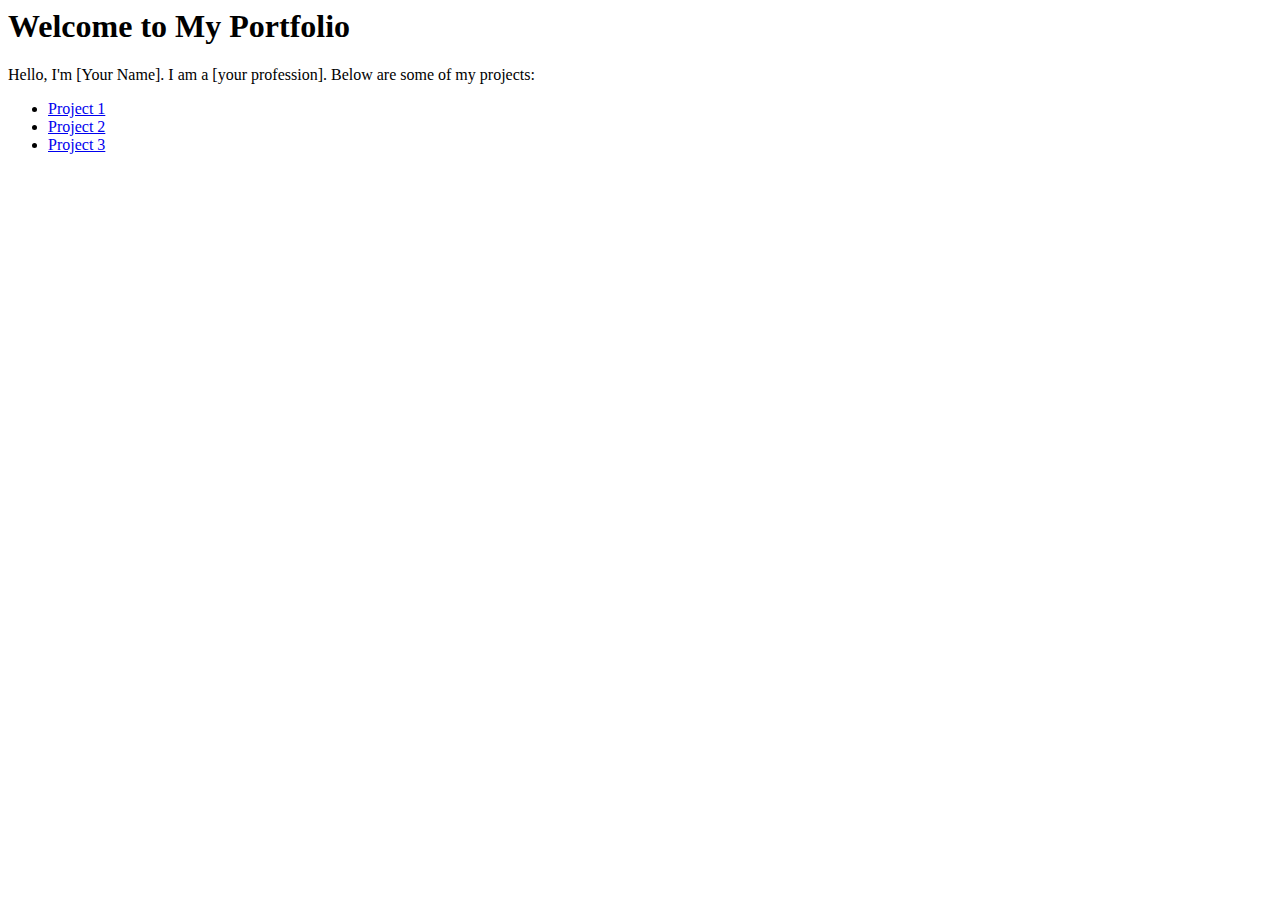
<file: firstWebsite.html>
<html>
<head>
  <meta charset="UTF-8">
  <meta name="viewport" content="width=device-width, initial-scale=1.0">
  <title>Andy Kim - Portfolio</title>
</head>
<body>
  <h1>Welcome to My Portfolio</h1>
  <p>Hello, I'm [Your Name]. I am a [your profession]. Below are some of my projects:</p>
  <ul>
    <li><a href="https://link-to-project-1.com">Project 1</a></li>
    <li><a href="https://link-to-project-2.com">Project 2</a></li>
    <li><a href="https://link-to-project-3.com">Project 3</a></li>
  </ul>
</body>
</html>
</file>
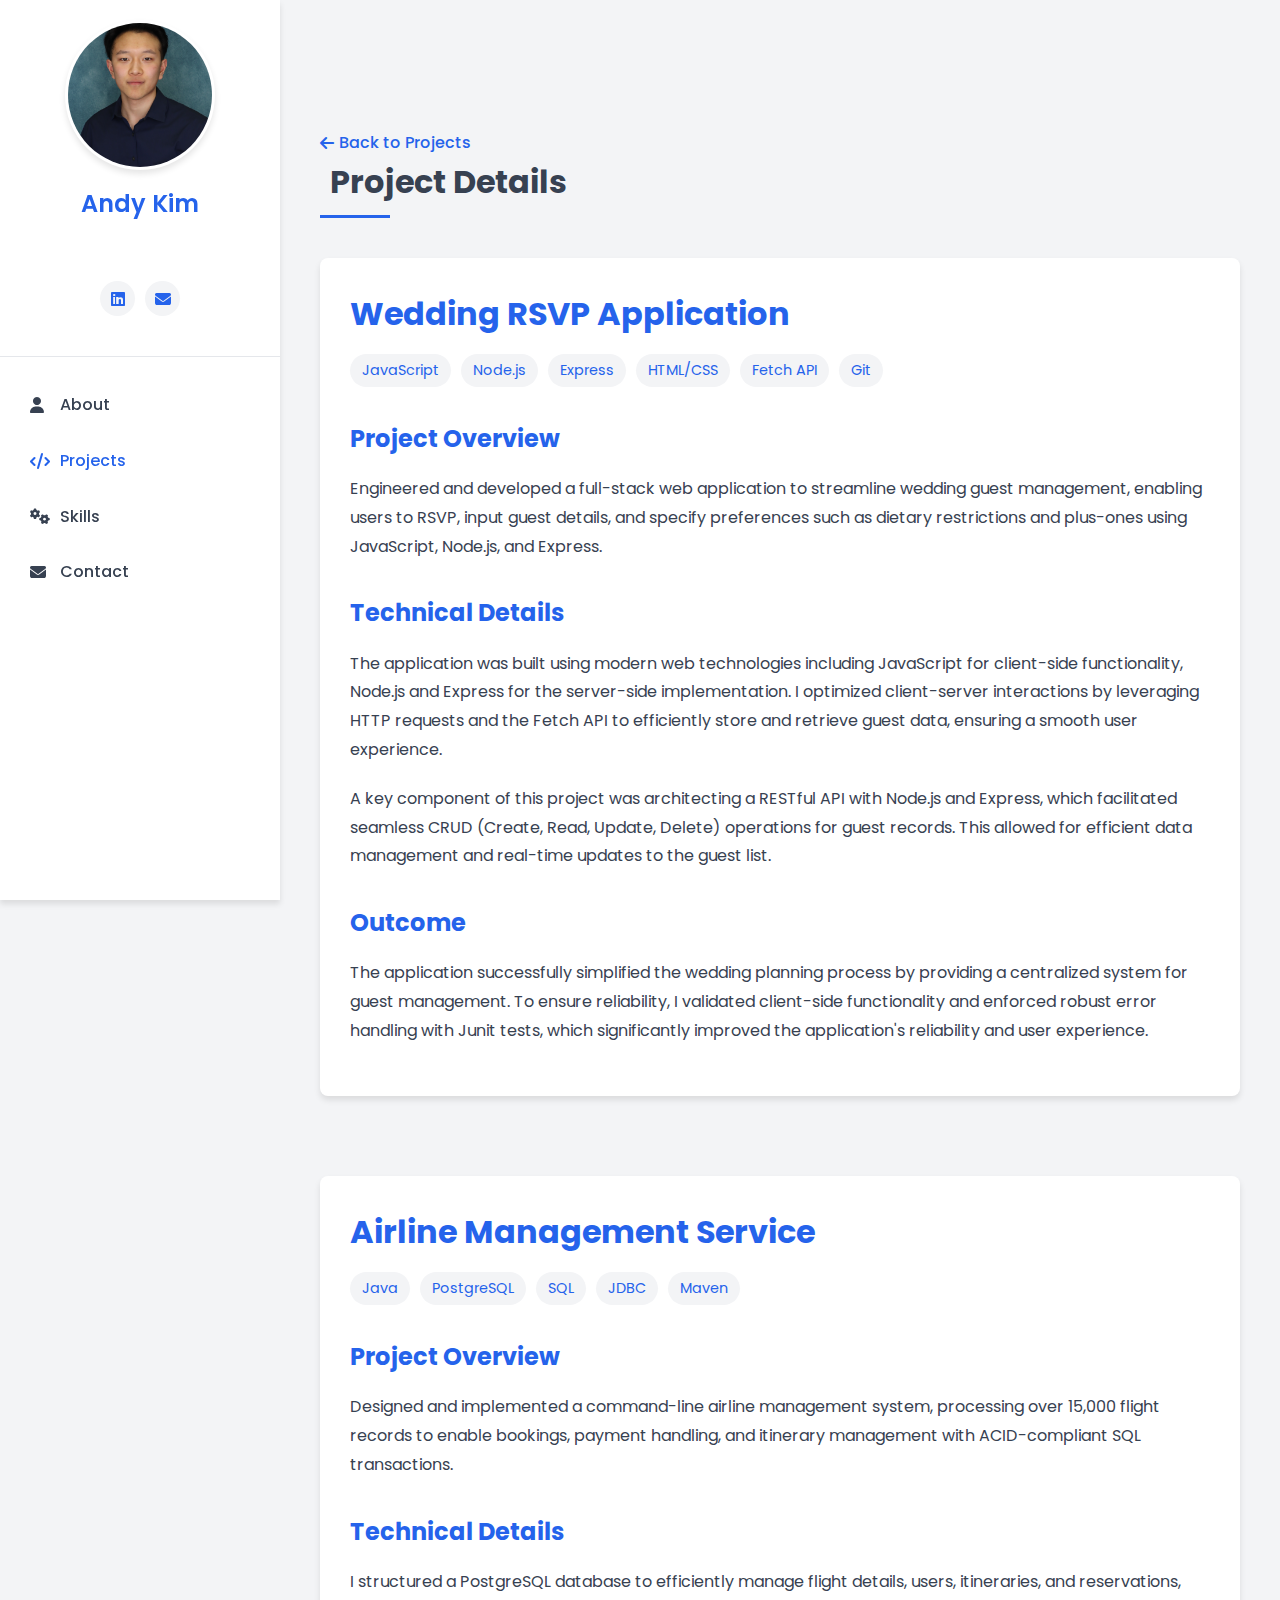
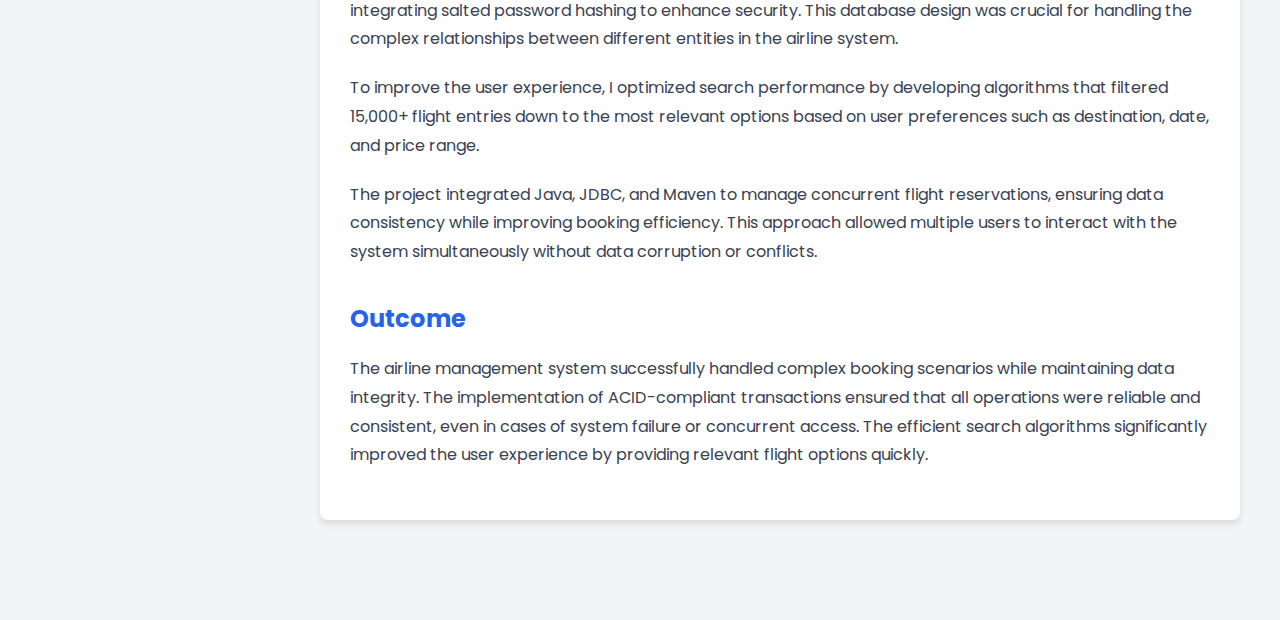
<file: project-details.html>
<!DOCTYPE html>
<html lang="en">
<head>
    <meta charset="UTF-8">
    <meta name="viewport" content="width=device-width, initial-scale=1.0">
    <meta http-equiv="X-UA-Compatible" content="ie=edge">
    <title>Project Details - Andy Kim Portfolio</title>
    <link rel="stylesheet" href="styles.css">
    <link rel="stylesheet" href="https://cdnjs.cloudflare.com/ajax/libs/font-awesome/6.4.0/css/all.min.css">
    <link href="https://fonts.googleapis.com/css2?family=Poppins:wght@300;400;500;600;700&display=swap" rel="stylesheet">
</head>
<body>
    <div class="container">
        <!-- Sidebar copied from index.html -->
        <aside class="sidebar">
            <div class="profile-container">
                <img src="images/ajk1004@uw.edu-9e3a9447.jpg" alt="Andy Kim" class="profile-image">
                <h1 class="name">Andy Kim</h1>
                <p class="title">Aspiring SDE/SWE </p>
                <div class="social-links">
                    <a href="https://linkedin.com/in/kim-andy" target="_blank"><i class="fab fa-linkedin"></i></a>
                    <a href="mailto:andykimcs@gmail.com"><i class="fas fa-envelope"></i></a>
                </div>
            </div>
            <nav class="nav-menu">
                <ul>
                    <li><a href="index.html#about"><i class="fas fa-user"></i> About</a></li>
                    <li><a href="index.html#projects" class="active"><i class="fas fa-code"></i> Projects</a></li>
                    <li><a href="index.html#skills"><i class="fas fa-cogs"></i> Skills</a></li>
                    <li><a href="index.html#contact"><i class="fas fa-envelope"></i> Contact</a></li>
                </ul>
            </nav>
        </aside>
        
        <main class="main-content">
            <section class="section">
                <a href="index.html#projects" class="back-to-projects">
                    <i class="fas fa-arrow-left"></i> Back to Projects
                </a>
                
                <h2 class="section-title"><span>Project Details</span></h2>
                
                <div class="project-details-container">
                    <!-- Project 1 -->
                    <div id="project1" class="project-detail">
                        <div class="project-detail-header">
                            <h1 class="project-detail-title">Wedding RSVP Application</h1>
                            <div class="project-detail-tags">
                                <span>JavaScript</span>
                                <span>Node.js</span>
                                <span>Express</span>
                                <span>HTML/CSS</span>
                                <span>Fetch API</span>
                                <span>Git</span>
                            </div>
                        </div>
                        
                        <div class="project-detail-content">
                            <h3>Project Overview</h3>
                            <p>
                                Engineered and developed a full-stack web application to streamline wedding guest management, 
                                enabling users to RSVP, input guest details, and specify preferences such as dietary restrictions 
                                and plus-ones using JavaScript, Node.js, and Express.
                            </p>
                            
                            <h3>Technical Details</h3>
                            <p>
                                The application was built using modern web technologies including JavaScript for client-side 
                                functionality, Node.js and Express for the server-side implementation. I optimized client-server 
                                interactions by leveraging HTTP requests and the Fetch API to efficiently store and retrieve 
                                guest data, ensuring a smooth user experience.
                            </p>
                            
                            <p>
                                A key component of this project was architecting a RESTful API with Node.js and Express, which 
                                facilitated seamless CRUD (Create, Read, Update, Delete) operations for guest records. This 
                                allowed for efficient data management and real-time updates to the guest list.
                            </p>
                            
                            <h3>Outcome</h3>
                            <p>
                                The application successfully simplified the wedding planning process by providing a centralized 
                                system for guest management. To ensure reliability, I validated client-side functionality and 
                                enforced robust error handling with Junit tests, which significantly improved the application's 
                                reliability and user experience.
                            </p>
                        </div>
                    </div>
                    
                    <!-- Project 2 -->
                    <div id="project2" class="project-detail">
                        <div class="project-detail-header">
                            <h1 class="project-detail-title">Airline Management Service</h1>
                            <div class="project-detail-tags">
                                <span>Java</span>
                                <span>PostgreSQL</span>
                                <span>SQL</span>
                                <span>JDBC</span>
                                <span>Maven</span>
                            </div>
                        </div>
                        
                        <div class="project-detail-content">
                            <h3>Project Overview</h3>
                            <p>
                                Designed and implemented a command-line airline management system, processing over 15,000 flight 
                                records to enable bookings, payment handling, and itinerary management with ACID-compliant SQL 
                                transactions.
                            </p>
                            
                            <h3>Technical Details</h3>
                            <p>
                                I structured a PostgreSQL database to efficiently manage flight details, users, itineraries, and 
                                reservations, integrating salted password hashing to enhance security. This database design was 
                                crucial for handling the complex relationships between different entities in the airline system.
                            </p>
                            
                            <p>
                                To improve the user experience, I optimized search performance by developing algorithms that 
                                filtered 15,000+ flight entries down to the most relevant options based on user preferences such 
                                as destination, date, and price range.
                            </p>
                            
                            <p>
                                The project integrated Java, JDBC, and Maven to manage concurrent flight reservations, ensuring 
                                data consistency while improving booking efficiency. This approach allowed multiple users to 
                                interact with the system simultaneously without data corruption or conflicts.
                            </p>
                            
                            <h3>Outcome</h3>
                            <p>
                                The airline management system successfully handled complex booking scenarios while maintaining data 
                                integrity. The implementation of ACID-compliant transactions ensured that all operations were 
                                reliable and consistent, even in cases of system failure or concurrent access. The efficient search 
                                algorithms significantly improved the user experience by providing relevant flight options quickly.
                            </p>
                        </div>
                    </div>
                </div>
            </section>
        </main>
    </div>

    <script>
        // Scroll to the specific project when page loads if there's a hash in the URL
        window.addEventListener('load', function() {
            if (window.location.hash) {
                const element = document.querySelector(window.location.hash);
                if (element) {
                    element.scrollIntoView({ behavior: 'smooth' });
                }
            }
        });
        
        // Add active class to the current navigation item
        const navLinks = document.querySelectorAll('.nav-menu a');
        
        navLinks.forEach(link => {
            link.addEventListener('click', function() {
                navLinks.forEach(item => item.classList.remove('active'));
                this.classList.add('active');
            });
        });
    </script>
</body>
</html>
</file>
<file: styles.css>
/* General Styles */
* {
    margin: 0;
    padding: 0;
    box-sizing: border-box;
}

:root {
    --primary-color: #2563eb;
    --secondary-color: #1e40af;
    --text-color: #374151;
    --light-text: #6b7280;
    --bg-color: #f3f4f6;
    --white: #ffffff;
    --gray-100: #f3f4f6;
    --gray-200: #e5e7eb;
    --gray-300: #d1d5db;
    --shadow: 0 4px 6px rgba(0, 0, 0, 0.1);
    --transition: all 0.3s ease;
}

html {
    scroll-behavior: smooth;
}

body {
    font-family: 'Poppins', sans-serif;
    background-color: var(--bg-color);
    color: var(--text-color);
    line-height: 1.6;
    overflow-x: hidden;
}

a {
    text-decoration: none;
    color: inherit;
}

ul {
    list-style: none;
}

img {
    max-width: 100%;
    height: auto;
}

/* Container Layout */
.container {
    display: flex;
    min-height: 100vh;
}

.sidebar .profile-container {
  text-align: center;
  padding: 20px;
  display: flex;
  flex-direction: column;
  align-items: center;
}

.sidebar .profile-image {
  width: 150px;
  height: 150px;
  border-radius: 50%;
  object-fit: cover;
  margin: 0 auto 15px;
  display: block;
  border: 3px solid rgba(255, 255, 255, 0.2);
}

.sidebar .name {
  font-size: 1.5rem;
  margin-bottom: 5px;
  text-align: center;
}

.sidebar .title {
  font-size: 0.9rem;
  margin-bottom: 15px;
  text-align: center;
  color: rgba(255, 255, 255, 0.7);
}

.sidebar .social-links {
  display: flex;
  justify-content: center;
  gap: 10px;
  margin-bottom: 20px;
}

/* Sidebar Styles */
.sidebar {
    width: 280px;
    background-color: var(--white);
    box-shadow: var(--shadow);
    position: fixed;
    height: 100vh;
    left: 0;
    top: 0;
    z-index: 100;
    display: flex;
    flex-direction: column;
}

.profile-container {
    padding: 40px 20px;
    text-align: center;
    border-bottom: 1px solid var(--gray-200);
    display: flex;
    flex-direction: column;
    align-items: center;
}

.profile-image {
    width: 150px;
    height: 150px;
    border-radius: 50%;
    object-fit: cover;
    border: 4px solid var(--gray-100);
    margin: 0 auto 20px;
    margin-left: 25px; 
    box-shadow: var(--shadow);
    display: block;
}

.name {
    font-size: 1.8rem;
    font-weight: 600;
    margin-bottom: 5px;
    color: var(--primary-color);
}

.title {
    color: var(--light-text);
    font-size: 1rem;
    margin-bottom: 15px;
}

.social-links {
    display: flex;
    justify-content: center;
    gap: 15px;
    margin-top: 15px;
}

.social-links a {
    width: 35px;
    height: 35px;
    border-radius: 50%;
    background-color: var(--gray-100);
    display: flex;
    align-items: center;
    justify-content: center;
    color: var(--primary-color);
    transition: var(--transition);
}

.social-links a:hover {
    background-color: var(--primary-color);
    color: var(--white);
}

.nav-menu {
    padding: 20px 0;
    flex-grow: 1;
}

.nav-menu ul {
    display: flex;
    flex-direction: column;
}

.nav-menu li {
    padding: 10px 30px;
    margin: 5px 0;
    transition: var(--transition);
}

.nav-menu a {
    display: flex;
    align-items: center;
    color: var(--text-color);
    font-weight: 500;
    transition: var(--transition);
}

.nav-menu a i {
    margin-right: 10px;
    width: 20px;
}

.nav-menu a.active,
.nav-menu a:hover {
    color: var(--primary-color);
}

.nav-menu li:hover {
    background-color: var(--gray-100);
}

/* Main Content Styles */
.main-content {
    margin-left: 280px;
    padding: 40px;
    width: calc(100% - 280px);
}

.section {
    padding: 60px 0;
    border-bottom: 1px solid var(--gray-200);
}

.section:last-child {
    border-bottom: none;
}

.section-title {
    position: relative;
    font-size: 2rem;
    margin-bottom: 40px;
    padding-bottom: 10px;
    color: var(--text-color);
}

.section-title span {
    background-color: var(--bg-color);
    padding: 0 10px;
    position: relative;
    z-index: 2;
}

.section-title::after {
    content: '';
    position: absolute;
    left: 0;
    bottom: 0;
    height: 3px;
    width: 70px;
    background-color: var(--primary-color);
}

/* About Section */
.about-content {
    line-height: 1.8;
}

.about-content p {
    margin-bottom: 20px;
    color: var(--text-color);
}

.about-info {
    display: grid;
    grid-template-columns: repeat(auto-fill, minmax(200px, 1fr));
    gap: 20px;
    margin: 30px 0;
}

.info-item {
    display: flex;
    flex-direction: column;
}

.info-label {
    font-weight: 600;
    color: var(--primary-color);
}

.btn {
    display: inline-block;
    padding: 12px 25px;
    background-color: var(--primary-color);
    color: var(--white);
    border-radius: 5px;
    font-weight: 500;
    transition: var(--transition);
    border: none;
    cursor: pointer;
}

.btn:hover {
    background-color: var(--secondary-color);
    transform: translateY(-3px);
}

/* Projects Section */
.projects-grid {
    display: grid;
    grid-template-columns: repeat(auto-fill, minmax(300px, 1fr));
    gap: 30px;
}

.project-card {
    background-color: var(--white);
    border-radius: 8px;
    overflow: hidden;
    box-shadow: var(--shadow);
    transition: var(--transition);
}

.project-card:hover {
    transform: translateY(-5px);
    box-shadow: 0 10px 20px rgba(0, 0, 0, 0.1);
}

.project-img {
    height: 200px;
    overflow: hidden;
}

.project-img img {
    width: 100%;
    height: 100%;
    object-fit: cover;
    transition: var(--transition);
}

.project-card:hover .project-img img {
    transform: scale(1.05);
}

.project-info {
    padding: 20px;
}

.project-info h3 {
    font-size: 1.2rem;
    margin-bottom: 10px;
    color: var(--primary-color);
}

.project-info p {
    color: var(--light-text);
    margin-bottom: 15px;
    font-size: 0.9rem;
}

.project-tags {
    display: flex;
    flex-wrap: wrap;
    gap: 8px;
    margin-bottom: 15px;
}

.project-tags span {
    background-color: var(--gray-100);
    padding: 4px 10px;
    border-radius: 20px;
    font-size: 0.8rem;
    color: var(--primary-color);
}

.project-links {
    display: flex;
    gap: 10px;
}

/* Project Details Page Styling */
.project-details-container {
    display: flex;
    flex-direction: column;
    gap: 80px;
}

.project-detail {
    background-color: var(--white);
    border-radius: 8px;
    padding: 30px;
    box-shadow: var(--shadow);
    scroll-margin-top: 80px; /* For smooth scrolling to anchors */
}

.project-detail-header {
    margin-bottom: 30px;
}

.project-detail-title {
    font-size: 2rem;
    margin-bottom: 15px;
    color: var(--primary-color);
}

.project-detail-tags {
    display: flex;
    flex-wrap: wrap;
    gap: 10px;
    margin-bottom: 20px;
}

.project-detail-tags span {
    background-color: var(--gray-100);
    padding: 5px 12px;
    border-radius: 20px;
    font-size: 0.9rem;
    color: var(--primary-color);
}

.project-detail-image {
    width: 100%;
    border-radius: 8px;
    overflow: hidden;
    margin-bottom: 30px;
}

.project-detail-image img {
    width: 100%;
    height: auto;
}

.project-detail-content {
    line-height: 1.8;
}

.project-detail-content h3 {
    font-size: 1.5rem;
    margin: 30px 0 15px;
    color: var(--primary-color);
}

.project-detail-content p {
    margin-bottom: 20px;
}

.back-to-projects {
    display: inline-flex;
    align-items: center;
    color: var(--primary-color);
    font-weight: 500;
    margin-top: 30px;
    transition: var(--transition);
}

.back-to-projects i {
    margin-right: 5px;
}

.back-to-projects:hover {
    color: var(--secondary-color);
}



.btn-small {
    padding: 8px 15px;
    background-color: var(--primary-color);
    color: var(--white);
    border-radius: 4px;
    font-size: 0.85rem;
    transition: var(--transition);
}

.btn-small:hover {
    background-color: var(--secondary-color);
}

/* Skills Section */
.skills-container {
    display: flex;
    flex-direction: column;
    gap: 40px;
}

.skill-category h3 {
    margin-bottom: 20px;
    font-size: 1.3rem;
    color: var(--primary-color);
}

.skills-grid {
    display: grid;
    grid-template-columns: repeat(auto-fill, minmax(250px, 1fr));
    gap: 20px;
}

.skill-item {
    margin-bottom: 15px;
}

.skill-name {
    display: block;
    margin-bottom: 8px;
    font-weight: 500;
}

.skill-bar {
    height: 10px;
    background-color: var(--gray-200);
    border-radius: 5px;
    overflow: hidden;
}

.skill-level {
    height: 100%;
    background-color: var(--primary-color);
    border-radius: 5px;
}

/* Contact Section */
.contact-content p {
    margin-bottom: 30px;
}

.contact-info {
    display: grid;
    grid-template-columns: repeat(auto-fill, minmax(200px, 1fr));
    gap: 30px;
    margin-bottom: 40px;
}

.contact-item {
    display: flex;
    align-items: flex-start;
    gap: 15px;
}

.contact-item i {
    color: var(--primary-color);
    font-size: 1.5rem;
}

.contact-item h4 {
    margin-bottom: 5px;
}

.contact-item p {
    margin: 0;
    color: var(--light-text);
}

.contact-form {
    background-color: var(--white);
    padding: 30px;
    border-radius: 8px;
    box-shadow: var(--shadow);
}

.form-group {
    margin-bottom: 20px;
}

.contact-form input,
.contact-form textarea {
    width: 100%;
    padding: 12px 15px;
    border: 1px solid var(--gray-300);
    border-radius: 5px;
    font-family: inherit;
    font-size: 1rem;
    transition: var(--transition);
}

.contact-form textarea {
    height: 150px;
    resize: vertical;
}

.contact-form input:focus,
.contact-form textarea:focus {
    outline: none;
    border-color: var(--primary-color);
    box-shadow: 0 0 0 2px rgba(37, 99, 235, 0.2);
}

/* Footer */
.footer {
    text-align: center;
    padding: 20px 0;
    margin-top: 40px;
    color: var(--light-text);
}

/* Responsive Design */
@media (max-width: 992px) {
    .sidebar {
        width: 250px;
    }
    
    .main-content {
        margin-left: 250px;
        width: calc(100% - 250px);
        padding: 30px;
    }
}

@media (max-width: 768px) {
    .container {
        flex-direction: column;
    }
    
    .sidebar {
        width: 100%;
        height: auto;
        position: relative;
        box-shadow: none;
    }
    
    .profile-container {
        padding: 30px 20px;
    }
    
    .profile-image {
        width: 120px;
        height: 120px;
    }
    
    .nav-menu {
        padding: 10px 0;
    }
    
    .nav-menu ul {
        flex-direction: row;
        justify-content: center;
        flex-wrap: wrap;
    }
    
    .nav-menu li {
        padding: 8px 15px;
        margin: 0 5px;
    }
    
    .main-content {
        margin-left: 0;
        width: 100%;
        padding: 20px;
    }
    
    .section {
        padding: 40px 0;
    }
    
    .section-title {
        font-size: 1.8rem;
        margin-bottom: 30px;
    }
    
    .projects-grid {
        grid-template-columns: repeat(auto-fill, minmax(250px, 1fr));
        gap: 20px;
    }
}

@media (max-width: 576px) {
    .profile-container {
        padding: 20px;
    }
    
    .name {
        font-size: 1.5rem;
    }
    
    .nav-menu li {
        padding: 5px 10px;
    }
    
    .nav-menu a i {
        margin-right: 5px;
    }
    
    .main-content {
        padding: 15px;
    }
    
    .section {
        padding: 30px 0;
    }
    
    .section-title {
        font-size: 1.5rem;
        margin-bottom: 25px;
    }
    
    .about-info {
        grid-template-columns: 1fr;
    }
    
    .projects-grid {
        grid-template-columns: 1fr;
    }
    
    .contact-info {
        grid-template-columns: 1fr;
    }
    
    .contact-form {
        padding: 20px;
    }
    
    .btn {
        padding: 10px 20px;
    }
}
</file>
